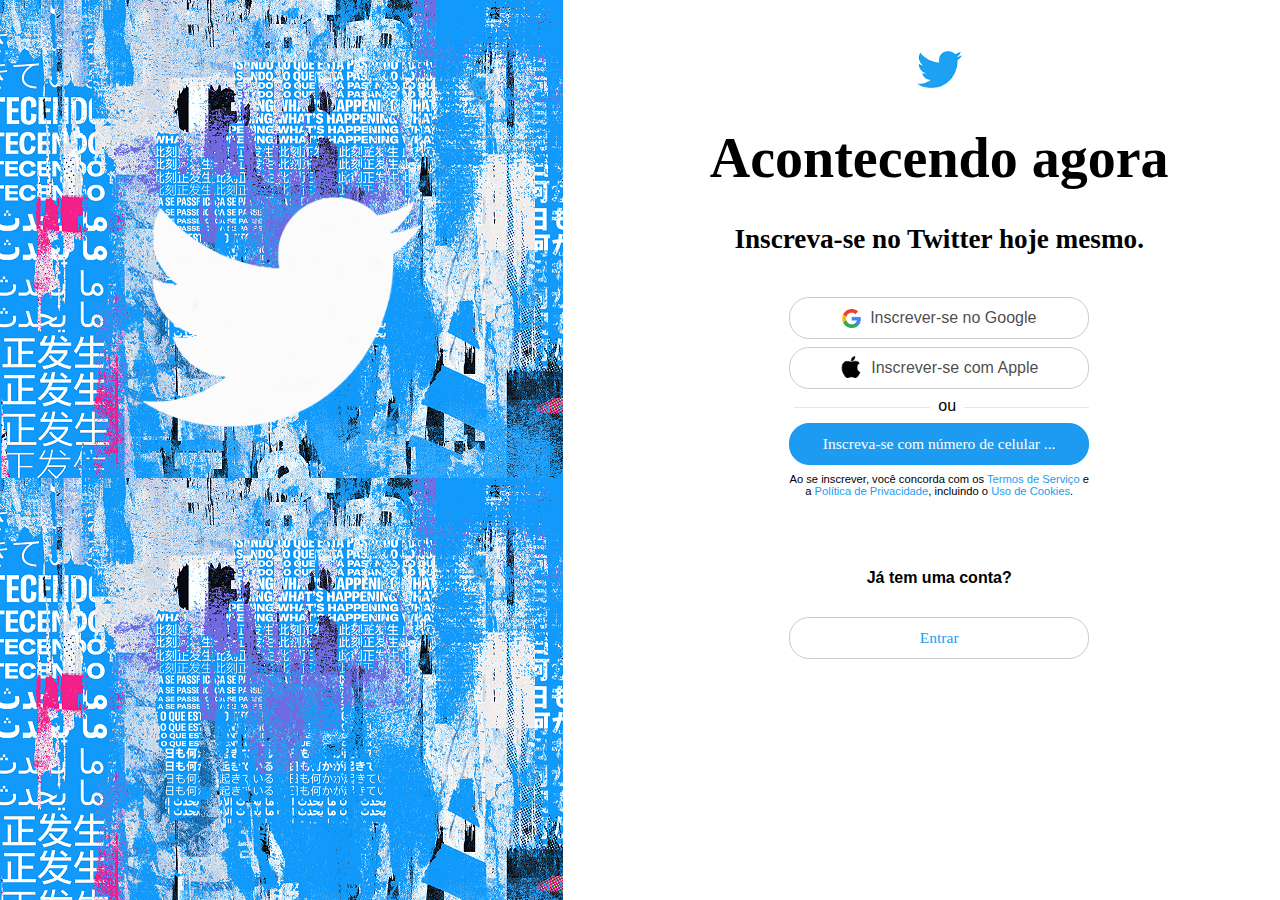
<file: index.html>
<!DOCTYPE html>
<html lang="pt-br">
  <head>
    <meta charset="UTF-8">
    <meta http-equiv="X-UA-Compatible" content="IE=edge">
    <meta name="viewport" content="width=device-width, initial-scale=1.0">
    <link rel="stylesheet" type="text/css" href="style.css">
    <title>Twitter</title>
  </head>
  <body>
    <main id="container-pai"> <!-- Container min-width 1001px (desktop) -->

      <div class="back-left"> <!-- logo desktop -->
        <img src="imagens/twitter-white-03.png" width="50%">
      </div>

      <div id="container"> <!-- Container de inscrições -->
        <div class="titulos">
          <img src="imagens/twitter-logo-1.png" alt="Logo-Twitter" width="45">
          <h1>Acontecendo agora</h1>
          <h2>Inscreva-se no Twitter hoje mesmo.</h2>
        </div>

        <div id="inscrever">
          <button type="button" class="inscrever-se">
            <img src="imagens/G-logo.png" width="19"> Inscrever-se no Google
          </button>
          <button type="button" class="inscrever-se">
            <img src="imagens/logo-apple-preta.png" width="22"> Inscrever-se com
            Apple
          </button>
          <p class="ou">ou</p>
        </div>

        <div class="termos-de-servicos"> 
          <button type="button" class="inscrever-celular"> Inscreva-se com número de celular ...</button>
          <p> Ao se inscrever, você concorda com os
            <a href="/">Termos de Serviço</a> e a
            <a href="/">Política de Privacidade</a>, incluindo o
            <a href="/">Uso de Cookies</a>.
          </p>
        </div>

        <div> <!-- CONTA/LOGAR -->
            <p class="tem-conta">Já tem uma conta?</p>
            <button class="entrar">Entrar</button>
        </div>
      </div>
    </main>

    <footer> <!-- Rodapé Mobile -->
      <img src="imagens/twitter-white-03.png" width="30%">
    </footer>
  </body>
</html>
</file>
<file: style.css>
* {
    padding: 0;
    margin: 0;
    font-size: Arial;
}

main {
  padding: 3rem;
}

#container {
    display: flex;
    flex-direction: column;
    gap: 1rem;
    text-align: center;
}

#container h1 {
    width: 100%;
    margin-top: 5%;
    font-size: 3rem;
    font-family: Franklin Gothic;
    font-weight: bold;
    margin-bottom: 5%;
}

#container h2 {
    width: 100%;
    font-size: 1.5rem;
    font-family:  Franklin Gothic;
    font-weight: bolder;
}

#inscrever {
    margin-top: 5%;
    display: flex;
    flex-direction: column;
    align-items: center;
    gap: 0.5rem;
}

.inscrever-se {
    border-radius: 20px;
    border: 1px solid #ccc;
    background-color: #fff;
    line-height: 40px;
    cursor: pointer;
    font-family: 'Trebuchet MS', 'Lucida Sans Unicode', 'Lucida Grande', 'Lucida Sans', Arial, sans-serif;
    font-size: 1rem;
    color: rgba(53, 53, 53, 0.897);
}

.inscrever-se:hover {
    background-color: #E6E6E6;
}

button img {
    padding-right: 0.3rem;
    margin-bottom: -5px;
}

.ou {
    margin-left: 1rem;
    background-color: white;
    position: relative;
    font-family: Arial, Helvetica, sans-serif;
}

.ou::before { /* line of left  */
    content: '';
    width: 8.5rem;
    height: 1px;
    left: -9rem;
    bottom: 7px;
    position: absolute;
    background-color: rgb(230, 230, 230);
}

.ou::after { /* line of right */
    content: '';
    width: 7.8rem;
    height: 1px;
    left: 1.6rem;
    bottom: 7px;
    position: absolute;
    background-color: rgb(230, 230, 230);
}

.inscrever-celular {
    background-color: #1D9BF0;
    border: 1px solid #1D9BF0;
    border-radius: 20px;
    cursor: pointer;
    font-family: Franklin Gothic;
    font-size: 0.97rem;
    color: white;
    line-height: 40px;
}

.inscrever-celular:hover {
    background-color: #1a8cd8;
}

.inscrever-se, .inscrever-celular, .entrar {
    width: 300px;
}

.termos-de-servicos {
    display: flex;
    flex-direction: column;
    align-items: center;
}

.termos-de-servicos p {
    width:300px;
    font-size: 0.7rem;
    font-family: Arial, Helvetica, sans-serif;
    margin-top: 0.5rem;
}

.termos-de-servicos a {
    text-decoration: none;
    color: #1D9BF0;
}

.termos-de-servicos a:hover {
    text-decoration: underline;
}

.tem-conta {
    font-family: Arial, Helvetica, sans-serif;
    font-weight: bold;
    margin-top: 15%;
    padding: 1rem;
}

.entrar {
    background-color: #fff;
    border: 1px solid #ccc;
    border-radius: 20px;
    cursor: pointer;
    font-family: Franklin Gothic;
    font-size: 0.97rem;
    color: #1D9BF0;
    line-height: 40px;
}

.entrar:hover {
    background-color: #E8F5FE;
}

footer {
    background-image: url(imagens/back-logo.png);
    background-size: 100%;
    background-repeat: no-repeat;
    width: 100%;
    max-height: 450px;
    text-align: center;
}

footer img {
    padding: 1rem;
    position: relative;
    max-width: 22%;
}

.back-left {
    display: none;
}

    @media (min-width: 1001px) {

        #container-pai {
            display: flex;
            flex-direction: row;
            padding: 0;
            gap: 2.2rem;
        }

        #container {
            margin-top: 4%;
            gap: 0.5rem;
            flex: 1;
        }
        
        #container h1 {
            font-size: 3.5rem;
        }

        #container h2 {
            font-size: 1.7rem;
        }

        .titulos {
            max-width: 100%;
        }

        .titulos h2 {
            text-align: center;
        }

        #inscrever {
            display: flex;
            flex-direction: column;
            gap: 0.5rem;
        }

        .tem-conta {
            margin-top: 7%;
            margin-bottom: 2%;
        }

        .back-left {
            background-image: url(imagens/back-logo.png);
            width: 44%;
            height: 100vh;
            text-align: center;
            display: block;
        }

        .back-left img {
            margin-top: 35%;
            max-width: 100%;
        }

        footer {
            display: none;
        }
    }
</file>
